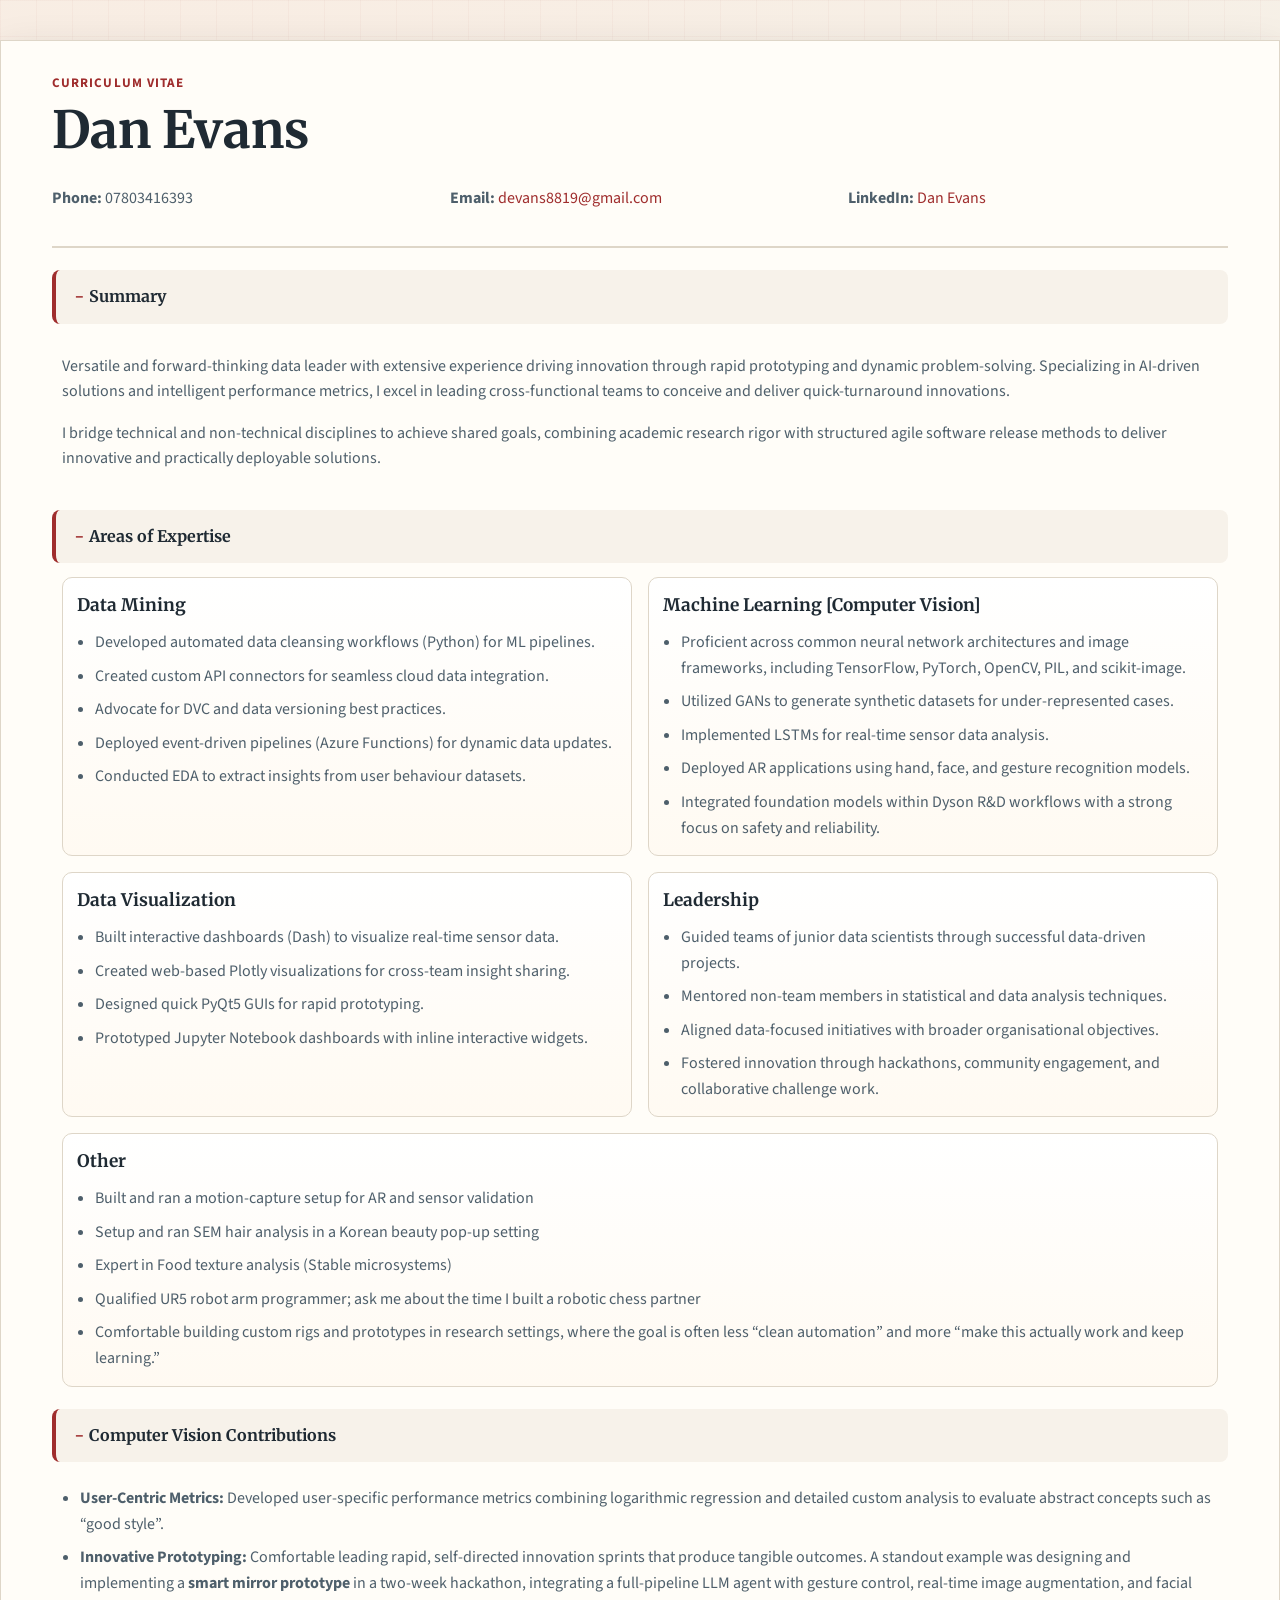
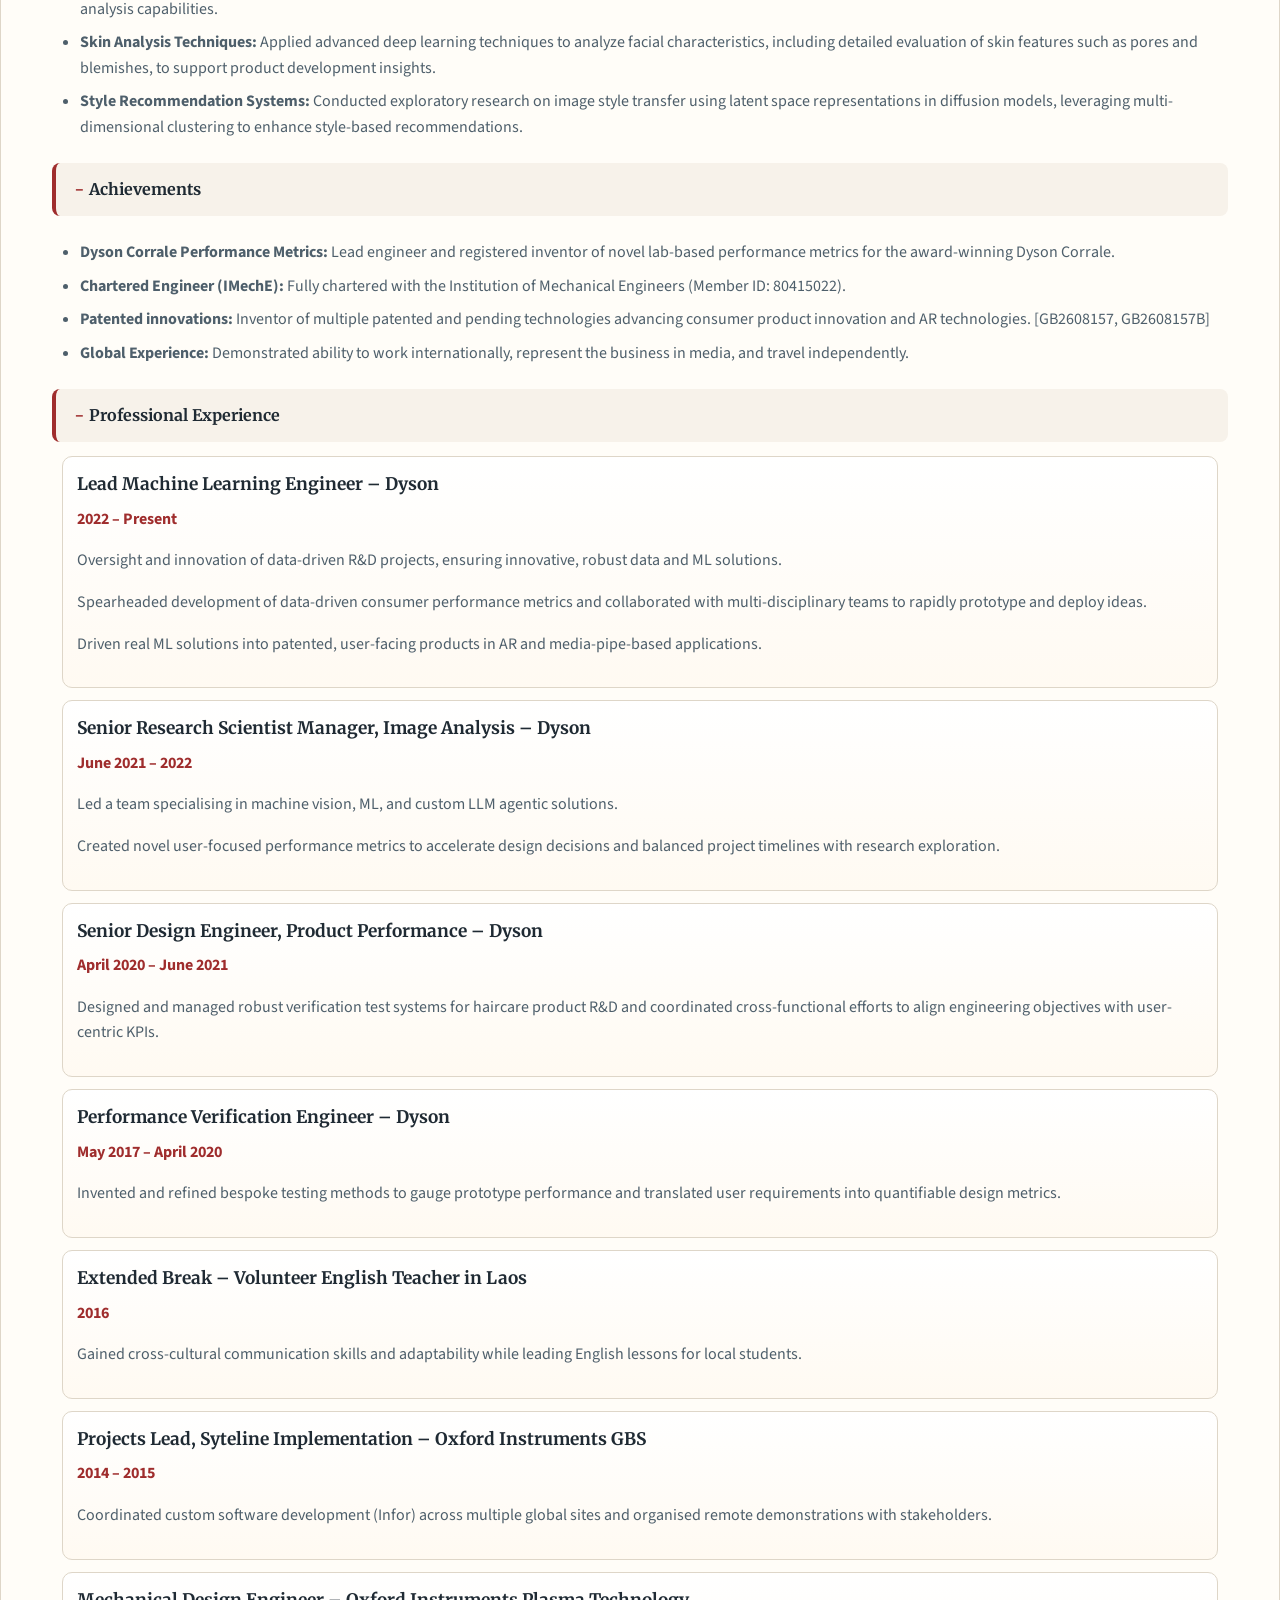
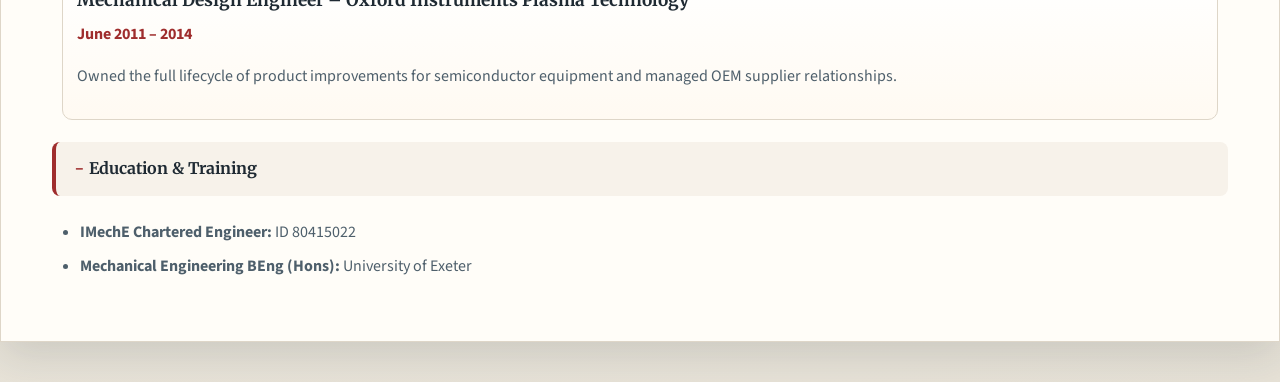
<file: jobapplication/index.html>
<!DOCTYPE html>
<html lang="en">
<head>
  <meta charset="UTF-8">
  <meta name="viewport" content="width=device-width, initial-scale=1.0">
  <meta name="description" content="Dan Evans CV">
  <title>Dan Evans | CV</title>
  <link rel="preconnect" href="https://fonts.googleapis.com">
  <link rel="preconnect" href="https://fonts.gstatic.com" crossorigin>
  <link href="https://fonts.googleapis.com/css2?family=Merriweather:wght@300;400;700;900&family=Source+Sans+3:wght@400;600;700&display=swap" rel="stylesheet">
  <link rel="stylesheet" href="styles.css">
</head>
<body>
  <div class="page-bg"></div>
  <main class="cv-wrapper">
    <header class="hero">
      <p class="kicker">Curriculum Vitae</p>
      <h1>Dan Evans</h1>
      <div class="contact-grid">
        <p><strong>Phone:</strong> 07803416393</p>
        <p><strong>Email:</strong> <a href="mailto:devans8819@gmail.com">devans8819@gmail.com</a></p>
        <p><strong>LinkedIn:</strong> <a href="https://www.linkedin.com/in/devans12345/" target="_blank" rel="noreferrer">Dan Evans</a></p>
      </div>
    </header>

    <details open class="cv-section">
      <summary>Summary</summary>
      <div class="section-body">
        <p>Versatile and forward-thinking data leader with extensive experience driving innovation through rapid prototyping and dynamic problem-solving. Specializing in AI-driven solutions and intelligent performance metrics, I excel in leading cross-functional teams to conceive and deliver quick-turnaround innovations.</p>
        <p>I bridge technical and non-technical disciplines to achieve shared goals, combining academic research rigor with structured agile software release methods to deliver innovative and practically deployable solutions.</p>
      </div>
    </details>

    <details open class="cv-section">
      <summary>Areas of Expertise</summary>
      <div class="section-body">
        <div class="columns">
          <article>
            <h3>Data Mining</h3>
            <ul>
              <li>Developed automated data cleansing workflows (Python) for ML pipelines.</li>
              <li>Created custom API connectors for seamless cloud data integration.</li>
              <li>Advocate for DVC and data versioning best practices.</li>
              <li>Deployed event-driven pipelines (Azure Functions) for dynamic data updates.</li>
              <li>Conducted EDA to extract insights from user behaviour datasets.</li>
            </ul>
          </article>

          <article>
            <h3>Machine Learning [Computer Vision]</h3>
            <ul>
              <li>Proficient across common neural network architectures and image frameworks, including TensorFlow, PyTorch, OpenCV, PIL, and scikit-image.</li>
              <li>Utilized GANs to generate synthetic datasets for under-represented cases.</li>
              <li>Implemented LSTMs for real-time sensor data analysis.</li>
              <li>Deployed AR applications using hand, face, and gesture recognition models.</li>
              <li>Integrated foundation models within Dyson R&amp;D workflows with a strong focus on safety and reliability.</li>
            </ul>
          </article>

          <article>
            <h3>Data Visualization</h3>
            <ul>
              <li>Built interactive dashboards (Dash) to visualize real-time sensor data.</li>
              <li>Created web-based Plotly visualizations for cross-team insight sharing.</li>
              <li>Designed quick PyQt5 GUIs for rapid prototyping.</li>
              <li>Prototyped Jupyter Notebook dashboards with inline interactive widgets.</li>
            </ul>
          </article>

          <article>
            <h3>Leadership</h3>
            <ul>
              <li>Guided teams of junior data scientists through successful data-driven projects.</li>
              <li>Mentored non-team members in statistical and data analysis techniques.</li>
              <li>Aligned data-focused initiatives with broader organisational objectives.</li>
              <li>Fostered innovation through hackathons, community engagement, and collaborative challenge work.</li>
            </ul>
          </article>

          <article class="full-width-other">
            <h3>Other</h3>
            <ul>
              <li>Built and ran a motion-capture setup for AR and sensor validation</li>
              <li>Setup and ran SEM hair analysis in a Korean beauty pop-up setting</li>
              <li>Expert in Food texture analysis (Stable microsystems)</li>
              <li>Qualified UR5 robot arm programmer; ask me about the time I built a robotic chess partner</li>
              <li>Comfortable building custom rigs and prototypes in research settings, where the goal is often less “clean automation” and more “make this actually work and keep learning.”</li>
            </ul>
          </article>
        </div>
      </div>
    </details>

    <details open class="cv-section">
      <summary>Computer Vision Contributions</summary>
      <div class="section-body">
        <ul>
          <li><strong>User-Centric Metrics:</strong> Developed user-specific performance metrics combining logarithmic regression and detailed custom analysis to evaluate abstract concepts such as “good style”.</li>
          <li><strong>Innovative Prototyping:</strong> Comfortable leading rapid, self-directed innovation sprints that produce tangible outcomes. A standout example was designing and implementing a <strong>smart mirror prototype</strong> in a two-week hackathon, integrating a full-pipeline LLM agent with gesture control, real-time image augmentation, and facial analysis capabilities.</li>
          <li><strong>Skin Analysis Techniques:</strong> Applied advanced deep learning techniques to analyze facial characteristics, including detailed evaluation of skin features such as pores and blemishes, to support product development insights.</li>
          <li><strong>Style Recommendation Systems:</strong> Conducted exploratory research on image style transfer using latent space representations in diffusion models, leveraging multi-dimensional clustering to enhance style-based recommendations.</li>
        </ul>
      </div>
    </details>

    <details open class="cv-section">
      <summary>Achievements</summary>
      <div class="section-body">
        <ul>
          <li><strong>Dyson Corrale Performance Metrics:</strong> Lead engineer and registered inventor of novel lab-based performance metrics for the award-winning Dyson Corrale.</li>
          <li><strong>Chartered Engineer (IMechE):</strong> Fully chartered with the Institution of Mechanical Engineers (Member ID: 80415022).</li>
          <li><strong>Patented innovations:</strong> Inventor of multiple patented and pending technologies advancing consumer product innovation and AR technologies. [GB2608157, GB2608157B]</li>
          <li><strong>Global Experience:</strong> Demonstrated ability to work internationally, represent the business in media, and travel independently.</li>
        </ul>
      </div>
    </details>

    <details open class="cv-section">
      <summary>Professional Experience</summary>
      <div class="section-body timeline">
        <article>
          <h3>Lead Machine Learning Engineer – Dyson</h3>
          <p class="meta">2022 – Present</p>
          <p>Oversight and innovation of data-driven R&amp;D projects, ensuring innovative, robust data and ML solutions.</p>
          <p>Spearheaded development of data-driven consumer performance metrics and collaborated with multi-disciplinary teams to rapidly prototype and deploy ideas.</p>
          <p>Driven real ML solutions into patented, user-facing products in AR and media-pipe-based applications.</p>
        </article>

        <article>
          <h3>Senior Research Scientist Manager, Image Analysis – Dyson</h3>
          <p class="meta">June 2021 – 2022</p>
          <p>Led a team specialising in machine vision, ML, and custom LLM agentic solutions.</p>
          <p>Created novel user-focused performance metrics to accelerate design decisions and balanced project timelines with research exploration.</p>
        </article>

        <article>
          <h3>Senior Design Engineer, Product Performance – Dyson</h3>
          <p class="meta">April 2020 – June 2021</p>
          <p>Designed and managed robust verification test systems for haircare product R&amp;D and coordinated cross-functional efforts to align engineering objectives with user-centric KPIs.</p>
        </article>

        <article>
          <h3>Performance Verification Engineer – Dyson</h3>
          <p class="meta">May 2017 – April 2020</p>
          <p>Invented and refined bespoke testing methods to gauge prototype performance and translated user requirements into quantifiable design metrics.</p>
        </article>

        <article>
          <h3>Extended Break – Volunteer English Teacher in Laos</h3>
          <p class="meta">2016</p>
          <p>Gained cross-cultural communication skills and adaptability while leading English lessons for local students.</p>
        </article>

        <article>
          <h3>Projects Lead, Syteline Implementation – Oxford Instruments GBS</h3>
          <p class="meta">2014 – 2015</p>
          <p>Coordinated custom software development (Infor) across multiple global sites and organised remote demonstrations with stakeholders.</p>
        </article>

        <article>
          <h3>Mechanical Design Engineer – Oxford Instruments Plasma Technology</h3>
          <p class="meta">June 2011 – 2014</p>
          <p>Owned the full lifecycle of product improvements for semiconductor equipment and managed OEM supplier relationships.</p>
        </article>
      </div>
    </details>

    <details open class="cv-section">
      <summary>Education &amp; Training</summary>
      <div class="section-body">
        <ul>
          <li><strong>IMechE Chartered Engineer:</strong> ID 80415022</li>
          <li><strong>Mechanical Engineering BEng (Hons):</strong> University of Exeter</li>
        </ul>
      </div>
    </details>
  </main>
</body>
</html>
</file>
<file: jobapplication/styles.css>
:root {
  --bg: #f5f1e8;
  --paper: #fffdf8;
  --ink: #1f2a33;
  --muted: #4e5f6b;
  --accent: #9f2d2d;
  --line: #ded6c8;
  --soft: #f7f2ea;
}

* {
  box-sizing: border-box;
}

body {
  margin: 0;
  color: var(--ink);
  background: radial-gradient(circle at 15% 10%, #f9ece2 0%, var(--bg) 45%, #e7e2d7 100%);
  font-family: "Source Sans 3", sans-serif;
  line-height: 1.6;
}

.page-bg {
  position: fixed;
  inset: 0;
  background-image:
    linear-gradient(to right, rgba(159, 45, 45, 0.03) 1px, transparent 1px),
    linear-gradient(to bottom, rgba(159, 45, 45, 0.03) 1px, transparent 1px);
  background-size: 36px 36px;
  pointer-events: none;
}

.cv-wrapper {
  width: min(100%, 1400px);
  margin: 40px auto;
  padding: 32px clamp(18px, 4vw, 52px) 40px;
  background: var(--paper);
  border: 1px solid var(--line);
  box-shadow: 0 14px 40px rgba(31, 42, 51, 0.14);
  position: relative;
}

.hero {
  border-bottom: 2px solid var(--line);
  margin-bottom: 22px;
  padding-bottom: 18px;
}

.kicker {
  margin: 0;
  color: var(--accent);
  font-weight: 700;
  letter-spacing: 0.08em;
  text-transform: uppercase;
  font-size: 0.82rem;
}

h1,
h2,
h3,
summary {
  font-family: "Merriweather", serif;
}

h1 {
  margin: 8px 0 12px;
  font-size: clamp(2.1rem, 5vw, 3.2rem);
  line-height: 1.1;
}

h3 {
  margin: 0 0 8px;
  font-size: 1.08rem;
  color: var(--ink);
}

p,
li {
  color: var(--muted);
}

summary {
  cursor: pointer;
  list-style: none;
  font-weight: 700;
  color: var(--ink);
  padding: 14px 18px;
  border-left: 4px solid var(--accent);
  background: var(--soft);
  border-radius: 8px;
  transition: background 0.2s ease;
}

summary::-webkit-details-marker {
  display: none;
}

summary::before {
  content: "+ ";
  color: var(--accent);
  font-weight: 700;
}

details[open] > summary::before {
  content: "− ";
}

.cv-section {
  margin: 18px 0;
}

.section-body {
  padding: 14px 10px 4px;
}

.contact-grid {
  display: grid;
  grid-template-columns: repeat(auto-fit, minmax(220px, 1fr));
  gap: 8px 18px;
}

.columns {
  display: grid;
  grid-template-columns: repeat(2, minmax(0, 1fr));
  gap: 16px;
}

.full-width-other {
  grid-column: 1 / -1;
}

.cv-section .section-body > .columns {
  grid-template-columns: repeat(2, minmax(280px, 1fr));
}

.columns article,
.timeline article {
  border: 1px solid var(--line);
  background: linear-gradient(180deg, #fff, #fffaf2);
  padding: 14px;
  border-radius: 10px;
}

.timeline {
  display: grid;
  gap: 12px;
}

.meta {
  color: var(--accent);
  font-weight: 700;
  margin: 0 0 8px;
}

ul {
  margin: 10px 0 0 18px;
  padding: 0;
}

li + li {
  margin-top: 8px;
}

a {
  color: var(--accent);
  text-decoration: none;
}

a:hover {
  text-decoration: underline;
}

@media (max-width: 740px) {
  .cv-wrapper {
    margin: 0;
    min-height: 100vh;
    border: none;
    box-shadow: none;
  }

  .columns {
    grid-template-columns: 1fr;
  }
}
</file>
